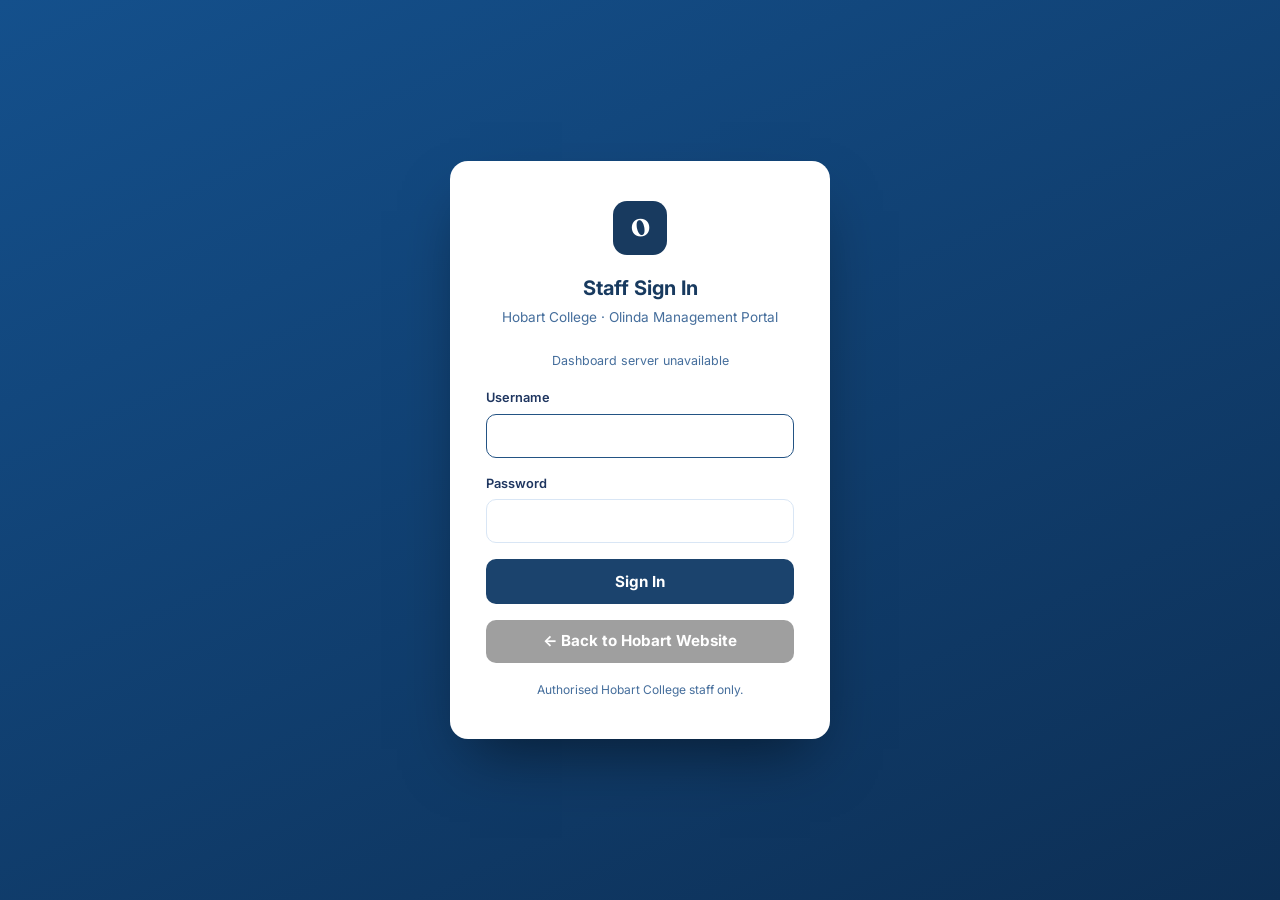
<file: frontend/dashboard/index.html>
<!DOCTYPE html>
<html lang="en">
<head>
  <meta charset="UTF-8">
  <meta name="viewport" content="width=device-width, initial-scale=1.0">
  <meta http-equiv="refresh" content="0; url=dashboard.html">
  <title>Olinda Dashboard</title>
</head>
<body>
  <p>Opening the Olinda dashboard...</p>
  <p><a href="dashboard.html">Continue to the dashboard</a></p>
</body>
</html>
</file>
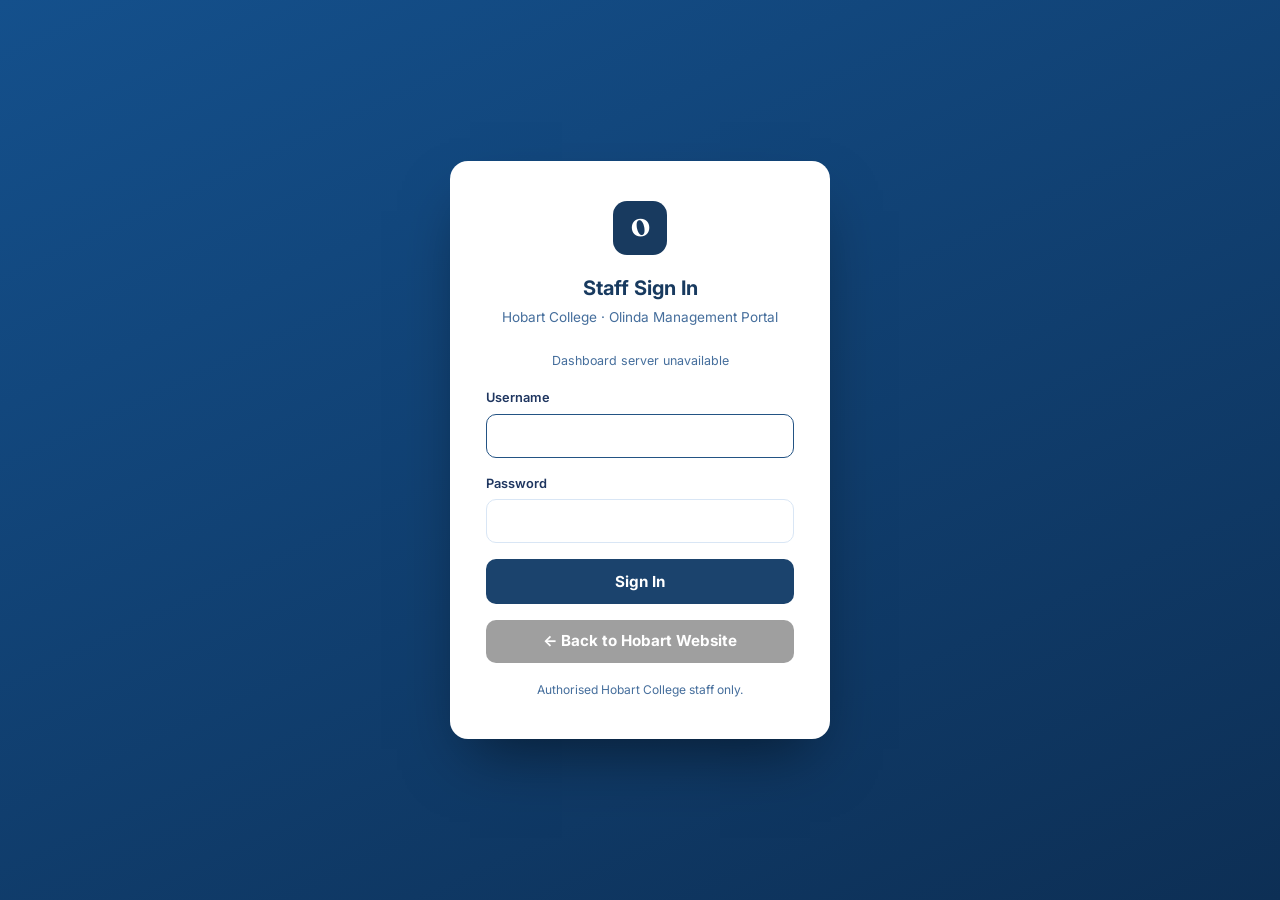
<file: frontend/dashboard/dashboard.html>
<!DOCTYPE html>
<html lang="en">
<head>
<meta charset="UTF-8">
<meta name="viewport" content="width=device-width, initial-scale=1.0">
<title>Hobart College — Olinda Management Dashboard</title>
<link rel="preconnect" href="https://fonts.googleapis.com">
<link rel="preconnect" href="https://fonts.gstatic.com" crossorigin>
<link href="https://fonts.googleapis.com/css2?family=Fraunces:wght@600;700&family=Inter:wght@400;500;600;700&family=IBM+Plex+Mono:wght@500;600&display=swap" rel="stylesheet">

<link rel="stylesheet" href="./styles/dashboard.css">
</head>
<body>

<!-- LOGIN OVERLAY -->
<div id="login-overlay">
  <form class="login-card" id="login-form" data-submit="doLogin">
    <div class="login-logo">O</div>
    <h1>Staff Sign In</h1>
    <p class="sub">Hobart College · Olinda Management Portal</p>
    <div id="server-status" style="text-align:center; color:var(--ink-soft); font-size:0.78rem; margin-bottom:18px;">Connecting to dashboard server...</div>
    <div id="login-error"></div>
    <label for="login-username">Username</label>
    <input type="text" id="login-username" autocomplete="username" required autofocus />
    <label for="login-password">Password</label>
    <input type="password" id="login-password" autocomplete="current-password" required />
    <button type="submit" id="login-btn">Sign In</button>
    <a href="/test_website.html" class="login-card-back-home">← Back to Hobart Website</a>
    <div class="login-foot">Authorised Hobart College staff only.</div>
  </form>
</div>

<header>
  <div class="brand">
    <div class="brand-logo">O</div>
    <div>
      <div class="brand-title">Hobart College Staff Dashboard</div>
      <div class="brand-sub">Olinda Knowledge & Advisory Management Portal</div>
    </div>
  </div>
  <div class="user-box">
    <span class="user-chip">
      <span class="user-avatar" id="user-avatar">?</span>
      <span class="user-name" id="user-name">—</span>
      <span id="role-badge" style="font-size:0.68rem; background:var(--gold); color:var(--navy); padding:1px 7px; border-radius:999px; font-weight:700;">Staff</span>
    </span>
    <a href="/test_website.html" style="color: var(--blue-100); text-decoration:none; font-size:0.88rem; font-weight:500;">← Website</a>
    <button class="logout-btn" data-action="logout">Log out</button>
  </div>
</header>

<div class="tabs-bar">
  <button class="tab-btn active" data-tab="analytics">📊 Analytics Overview</button>
  <button class="tab-btn" data-tab="unanswered">❓ Unanswered Queue <span class="tab-badge" id="badge-unanswered">0</span></button>
  <button class="tab-btn" data-tab="knowledge">📚 Knowledge Base Manager</button>
  <button class="tab-btn" id="tab-btn-staff" data-tab="staff" style="display:none;">👥 Manage Staff</button>
  <button class="tab-btn" data-tab="account">🔑 My Account</button>
</div>

<main>
  <!-- TAB 1: ANALYTICS OVERVIEW -->
  <div class="tab-content active" id="tab-analytics">
    <div class="stats-grid">
      <div class="stat-card">
        <div class="stat-label">Total Conversations Logged</div>
        <div class="stat-val" id="stat-messages">0</div>
      </div>
      <div class="stat-card">
        <div class="stat-label">Unanswered Questions</div>
        <div class="stat-val" id="stat-unanswered" style="color: var(--warning);">0</div>
      </div>
      <div class="stat-card">
        <div class="stat-label">Student Services Escalations</div>
        <div class="stat-val" id="stat-escalations">0</div>
      </div>
      <div class="stat-card">
        <div class="stat-label">Embedded Knowledge Chunks</div>
        <div class="stat-val" id="stat-chunks" style="color: var(--success);">0</div>
      </div>
    </div>

    <div class="section-card">
      <div class="section-title">System Status</div>
      <div class="section-desc">Olinda Dashboard Service operational. Dual database active (Supabase PostgreSQL pgvector / SQLite local).</div>
      <div>
        <span class="tag tag-info" id="dashboard-api-status">● Connecting to API...</span>
        <span class="tag tag-info">Port 8001</span>
      </div>
    </div>
  </div>

  <!-- TAB 2: UNANSWERED QUESTIONS QUEUE -->
  <div class="tab-content" id="tab-unanswered">
    <div class="section-card">
      <div class="section-title">Unanswered Student Questions</div>
      <div class="section-desc">When Olinda cannot answer a question with high confidence, it logs it here. Staff can type an official answer to instantly generate an embedding and train Olinda!</div>

      <div class="table-responsive">
        <table>
          <thead>
            <tr>
              <th>Date & Time</th>
              <th>Student Question</th>
              <th>Confidence Score</th>
              <th>Status</th>
              <th>Staff Action / Answer</th>
            </tr>
          </thead>
          <tbody id="unanswered-table-body">
            <tr><td colspan="5" style="text-align:center; color: var(--ink-soft);">Loading unanswered questions...</td></tr>
          </tbody>
        </table>
      </div>
    </div>
  </div>

  <!-- TAB 3: KNOWLEDGE BASE MANAGER -->
  <div class="tab-content" id="tab-knowledge">
    <div class="section-card">
      <div class="section-title">Add New Knowledge Document (PDF or Excel)</div>
      <div class="section-desc">Upload course guides, TASC standards, or timetables (.pdf, .xlsx, .xls, .csv). Olinda will automatically parse, chunk, embed, and store them.</div>

      <form id="file-upload-form" data-submit="handleFileUpload">
        <div class="upload-box" data-action="select-file">
          <div class="upload-icon">📄</div>
          <div style="font-weight:600; margin-bottom:4px;">Click or Drag PDF / Excel / CSV file here</div>
          <div style="font-size:0.8rem; color: var(--ink-soft);" id="file-selected-name">Supports .pdf, .xlsx, .csv, .txt</div>
          <input type="file" id="file-input" accept=".pdf,.xlsx,.csv,.txt" style="display:none;" data-action="file-change" />
        </div>
        
        <div style="display:flex; gap:12px; align-items:center;">
          <select id="doc-type-select" style="max-width:240px; margin-bottom:0;">
            <option value="course_guide">Course Guide</option>
            <option value="excel">Excel Schedule/List</option>
            <option value="faq">FAQ</option>
            <option value="tasc_standard">TASC Standard</option>
          </select>
          <button type="submit" class="btn btn-primary" id="upload-btn">Upload & Ingest Document</button>
        </div>
      </form>
    </div>

    <div class="section-card">
      <div class="section-title">Manual Text FAQ Ingestion</div>
      <div class="section-desc">Quickly paste a new rule, course requirement, or announcement to add it directly to Olinda's brain.</div>

      <form data-submit="handleTextIngest">
        <textarea id="manual-text" rows="4" placeholder="Enter rule or course info here... (e.g. Mathematics Methods Foundation Level 3 requires Year 10 Maths 5.3 standard.)" required></textarea>
        <button type="submit" class="btn btn-primary">Add to Knowledge Base</button>
      </form>
    </div>

    <div class="section-card">
      <div class="section-title">Active Embedded Knowledge Chunks</div>
      <div class="section-desc">Manage indexed course snippets and FAQ entries.</div>

      <div class="table-responsive">
        <table>
          <thead>
            <tr>
              <th>Content Snippet</th>
              <th>Doc Type</th>
              <th>Source File</th>
              <th>Added By</th>
              <th>Date Ingested</th>
              <th>Action</th>
            </tr>
          </thead>
          <tbody id="chunks-table-body">
            <tr><td colspan="6" style="text-align:center; color: var(--ink-soft);">Loading knowledge chunks...</td></tr>
          </tbody>
        </table>
      </div>
    </div>
  </div>

  <!-- TAB 4: MANAGE STAFF -->
  <div class="tab-content" id="tab-staff">
    <div class="section-card">
      <div class="section-title">Add a Staff Member</div>
      <div class="section-desc">Create a login for another Hobart College staff member. Display name is recorded against answered questions and added knowledge items.</div>

      <form data-submit="addStaff">
        <div style="display:grid; grid-template-columns: 1fr 1fr; gap:16px;">
          <div>
            <label style="display:block; font-size:0.8rem; font-weight:600; margin-bottom:6px;">Display Name</label>
            <input type="text" id="new-name" placeholder="e.g. Sanisha Shyangtan" required>
          </div>
          <div>
            <label style="display:block; font-size:0.8rem; font-weight:600; margin-bottom:6px;">Username</label>
            <input type="text" id="new-username" placeholder="letters &amp; numbers only, e.g. sanisha" required>
          </div>
        </div>
        <div style="display:grid; grid-template-columns: 1fr 1fr; gap:16px;">
          <div>
            <label style="display:block; font-size:0.8rem; font-weight:600; margin-bottom:6px;">Temporary Password (min 12 characters)</label>
            <input type="password" id="new-password" minlength="12" autocomplete="new-password" placeholder="They can change it later" required>
          </div>
          <div>
            <label style="display:block; font-size:0.8rem; font-weight:600; margin-bottom:6px;">Role</label>
            <select id="new-role">
              <option value="user" selected>Staff viewer (read access and own password)</option>
              <option value="admin">Admin (can manage staff)</option>
            </select>
          </div>
        </div>
        <button type="submit" class="btn btn-primary" id="add-staff-btn">Create Staff Login</button>
      </form>
    </div>

    <div class="section-card">
      <div class="section-title">Staff Accounts</div>
      <div class="section-desc">Everyone who can sign in to this dashboard.</div>

      <div class="table-responsive">
        <table>
          <thead>
            <tr>
              <th>Display Name</th>
              <th>Username</th>
              <th>Role</th>
              <th>Type</th>
              <th>Action</th>
            </tr>
          </thead>
          <tbody id="staff-table-body">
            <tr><td colspan="5" style="text-align:center; color: var(--ink-soft);">Loading staff...</td></tr>
          </tbody>
        </table>
      </div>
    </div>
  </div>

  <!-- TAB 5: MY ACCOUNT -->
  <div class="tab-content" id="tab-account">
    <div class="section-card">
      <div class="section-title">My Account</div>
      <div class="section-desc">Your profile information.</div>
      <table style="max-width:460px;">
        <tr><th style="width:140px;">Display Name</th><td id="me-name">—</td></tr>
        <tr><th>Username</th><td id="me-username" style="font-family:var(--font-mono);">—</td></tr>
        <tr><th>Role</th><td id="me-role">—</td></tr>
      </table>
    </div>

    <div class="section-card">
      <div class="section-title">Change My Password</div>
      <div class="section-desc">You can change your password by providing your current password first.</div>
      <div id="account-builtin-note" style="display:none; background:#FEF3C7; color:#92400E; padding:12px 14px; border-radius:8px; font-size:0.86rem;">
        This is a built-in account configured on the server (STAFF_USERS).
      </div>
      <form id="change-pw-form" data-submit="changePassword">
        <label style="display:block; font-size:0.8rem; font-weight:600; margin-bottom:6px;">Current Password</label>
        <input type="password" id="cur-password" autocomplete="current-password" required>
        <label style="display:block; font-size:0.8rem; font-weight:600; margin-bottom:6px;">New Password (min 12 characters)</label>
        <input type="password" id="new-my-password" minlength="12" autocomplete="new-password" required>
        <button type="submit" class="btn btn-primary" id="change-pw-btn">Update Password</button>
      </form>
    </div>
  </div>
</main>

<div id="toast">Operation completed successfully</div>

<script src="./scripts/core/api.js"></script>
<script src="./scripts/ui/shell.js"></script>
<script src="./scripts/features/staff.js"></script>
<script src="./scripts/features/analytics.js"></script>
<script src="./scripts/features/knowledge.js"></script>
<script src="./scripts/core/boot.js"></script>
</body>
</html>
</file>
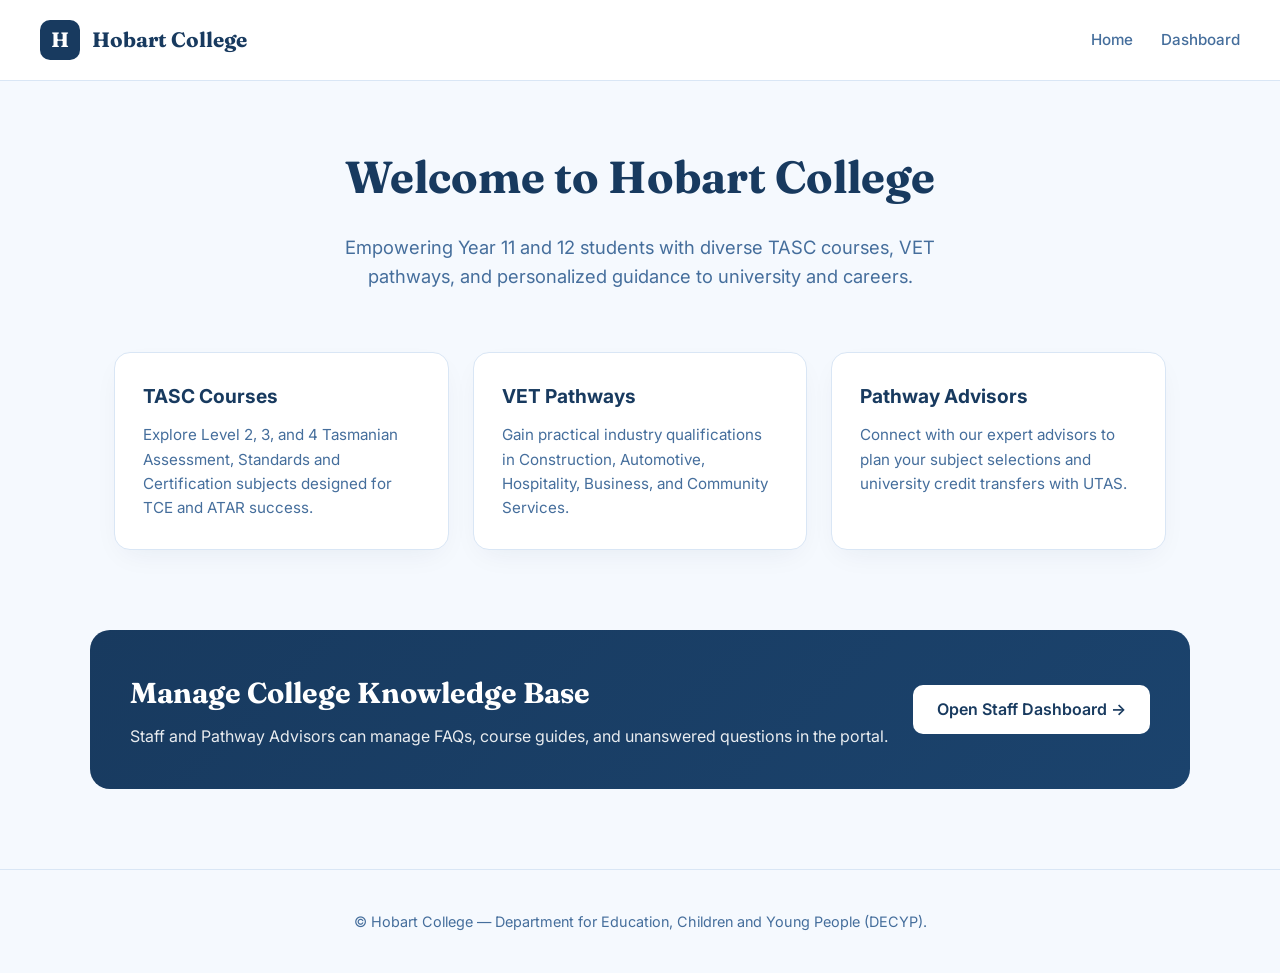
<file: frontend/dashboard/test_website.html>
<!DOCTYPE html>
<html lang="en">
<head>
<meta charset="UTF-8">
<meta name="viewport" content="width=device-width, initial-scale=1.0">
<title>Hobart College — Learning for the Future</title>
<link rel="preconnect" href="https://fonts.googleapis.com">
<link rel="preconnect" href="https://fonts.gstatic.com" crossorigin>
<link href="https://fonts.googleapis.com/css2?family=Fraunces:wght@600;700&family=Inter:wght@400;500;600;700&display=swap" rel="stylesheet">
<style>
    :root {
        /* Official Hobart College brand navy (Pantone 7686 C) */
        --navy: #1D4F91;
        --blue-700: #14508C;
        --blue-600: #1E6FD9;
        --blue-50: #F5F9FE;
        --ink: #1C2B3A;
        --ink-soft: #52667A;
        --line: #D9E6F5;

        --navy: #183a5f;
        --blue-700: #1b436d;
        --blue-600: #235384;
        --blue-400: #2a629d;
        --gold: #f29900;
        --ink: #1f3660;
        --ink-soft: #456e9c;
    }
  * { box-sizing: border-box; margin: 0; padding: 0; }
  body {
    font-family: 'Inter', sans-serif;
    color: var(--ink);
    background: var(--blue-50);
    line-height: 1.6;
  }
  header {
    background: #FFFFFF;
    border-bottom: 1px solid var(--line);
    padding: 20px 40px;
    display: flex;
    align-items: center;
    justify-content: space-between;
    position: sticky;
    top: 0;
    z-index: 10;
  }
  .logo {
    display: flex;
    align-items: center;
    gap: 12px;
    font-family: 'Fraunces', Georgia, serif;
    font-size: 1.3rem;
    font-weight: 700;
    color: var(--navy);
  }
  .logo-mark {
    width: 40px;
    height: 40px;
    background: var(--navy);
    color: #FFF;
    border-radius: 10px;
    display: flex;
    align-items: center;
    justify-content: center;
  }
  nav a {
    color: var(--ink-soft);
    text-decoration: none;
    font-weight: 500;
    margin-left: 24px;
    font-size: 0.95rem;
  }
  nav a:hover { color: var(--blue-700); }
  .hero {
    max-width: 1100px;
    margin: 60px auto;
    padding: 0 24px;
    text-align: center;
  }
  .hero h1 {
    font-family: 'Fraunces', Georgia, serif;
    font-size: 2.8rem;
    color: var(--navy);
    margin-bottom: 20px;
  }
  .hero p {
    font-size: 1.15rem;
    color: var(--ink-soft);
    max-width: 680px;
    margin: 0 auto 36px;
  }
  .cards-grid {
    display: grid;
    grid-template-columns: repeat(auto-fit, minmax(280px, 1fr));
    gap: 24px;
    max-width: 1100px;
    margin: 0 auto 80px;
    padding: 0 24px;
  }
  .card {
    background: #FFFFFF;
    border-radius: 16px;
    padding: 28px;
    border: 1px solid var(--line);
    box-shadow: 0 10px 30px -10px rgba(11,42,74,0.08);
  }
  .card h3 {
    font-size: 1.2rem;
    color: var(--navy);
    margin-bottom: 12px;
  }
  .card p {
    font-size: 0.95rem;
    color: var(--ink-soft);
  }
  .banner {
    background: linear-gradient(135deg, var(--navy), var(--blue-700));
    color: #FFF;
    padding: 40px;
    border-radius: 20px;
    max-width: 1100px;
    margin: 0 auto 80px;
    display: flex;
    align-items: center;
    justify-content: space-between;
  }
  .banner h2 { font-family: 'Fraunces', serif; font-size: 1.8rem; }
  .banner a {
    background: #FFF;
    color: var(--navy);
    padding: 12px 24px;
    border-radius: 10px;
    font-weight: 600;
    text-decoration: none;
  }
  footer {
    text-align: center;
    padding: 40px;
    color: var(--ink-soft);
    font-size: 0.9rem;
    border-top: 1px solid var(--line);
  }
</style>
</head>
<body>

<header>
  <div class="logo">
    <div class="logo-mark">H</div>
    Hobart College
  </div>
  <nav>
    <a href="/test_website.html">Home</a>
    <a href="/dashboard.html">Dashboard</a>
  </nav>
</header>

<main>
  <section class="hero">
    <h1>Welcome to Hobart College</h1>
    <p>Empowering Year 11 and 12 students with diverse TASC courses, VET pathways, and personalized guidance to university and careers.</p>
  </section>

  <div class="cards-grid">
    <div class="card">
      <h3>TASC Courses</h3>
      <p>Explore Level 2, 3, and 4 Tasmanian Assessment, Standards and Certification subjects designed for TCE and ATAR success.</p>
    </div>
    <div class="card">
      <h3>VET Pathways</h3>
      <p>Gain practical industry qualifications in Construction, Automotive, Hospitality, Business, and Community Services.</p>
    </div>
    <div class="card">
      <h3>Pathway Advisors</h3>
      <p>Connect with our expert advisors to plan your subject selections and university credit transfers with UTAS.</p>
    </div>
  </div>

  <div class="banner">
    <div>
      <h2>Manage College Knowledge Base</h2>
      <p style="margin-top:8px; opacity:0.9;">Staff and Pathway Advisors can manage FAQs, course guides, and unanswered questions in the portal.</p>
    </div>
    <a href="/dashboard.html">Open Staff Dashboard →</a>
  </div>
</main>

<footer>
  © Hobart College — Department for Education, Children and Young People (DECYP).
</footer>

<!-- EMBEDDED OLINDA CHATBOT WIDGET -->
<script
  src="https://olinda.rafistacks.dev/widget.js"
  data-backend="https://olinda-ai-backend-chatbot.onrender.com"
  data-college="Hobart College"
  data-auto-open="true"
></script>

</body>
</html>
</file>
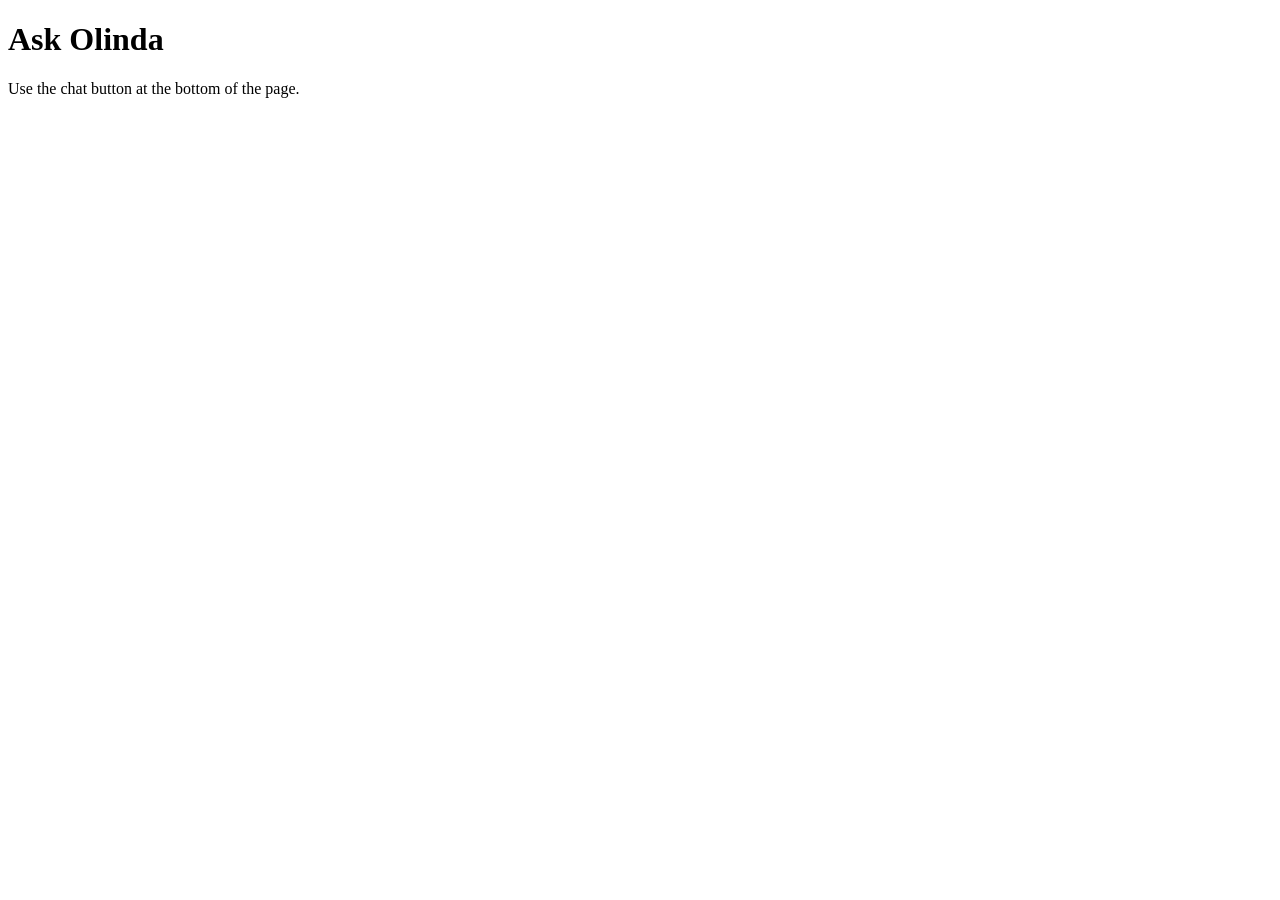
<file: integrations/examples/embed.html>
<!doctype html>
<html lang="en">
<head>
  <meta charset="UTF-8">
  <meta name="viewport" content="width=device-width, initial-scale=1">
  <title>Olinda embed example</title>
</head>
<body>
  <h1>Ask Olinda</h1>
  <p>Use the chat button at the bottom of the page.</p>
  <script defer
    src="https://olinda.rafistacks.dev/widget.js"
    data-backend="https://olinda-ai-backend-chatbot.onrender.com"
    data-name="Olinda"
    data-college="Hobart College"
    data-auto-open="false">
  </script>
</body>
</html>
</file>
<file: frontend/dashboard/styles/dashboard.css>
:root {
        /* Official Hobart College brand navy (Pantone 7686 C) */
        --navy: #1D4F91;
        --blue-700: #14508C;
        --blue-600: #1E6FD9;
        --blue-100: #E9F2FD;
        --blue-50: #F5F9FE;
        --ink: #1C2B3A;
        --ink-soft: #52667A;
        --line: #D9E6F5;
        --success: #2FAE73;
        --warning: #E09F3E;
        --danger: #D90429;
        --white: #FFFFFF;
        --font-display: 'Fraunces', Georgia, serif;
        --font-body: 'Inter', sans-serif;
        --font-mono: 'IBM Plex Mono', monospace;

        --navy: #183a5f;
        --blue-700: #1b436d;
        --blue-600: #235384;
        --blue-400: #2a629d;
        --gold: #f29900;
        --ink: #1f3660;
        --ink-soft: #456e9c;
    }

  * { box-sizing: border-box; margin: 0; padding: 0; }
  body {
    font-family: var(--font-body);
    background: var(--blue-50);
    color: var(--ink);
    line-height: 1.5;
  }

  /* Header */
  header {
    background: var(--navy);
    color: var(--white);
    padding: 16px 32px;
    display: flex;
    align-items: center;
    justify-content: space-between;
    box-shadow: 0 4px 20px rgba(11, 42, 74, 0.15);
  }
  .brand {
    display: flex;
    align-items: center;
    gap: 14px;
  }
  .brand-logo {
    width: 42px;
    height: 42px;
    background: var(--blue-600);
    border-radius: 10px;
    display: flex;
    align-items: center;
    justify-content: center;
    font-family: var(--font-display);
    font-size: 1.2rem;
    font-weight: 700;
  }
  .brand-title {
    font-size: 1.1rem;
    font-weight: 700;
  }
  .brand-sub {
    font-size: 0.78rem;
    color: var(--blue-100);
  }

  /* Navigation Tabs */
  .tabs-bar {
    background: var(--white);
    border-bottom: 1px solid var(--line);
    padding: 0 32px;
    display: flex;
    gap: 24px;
  }
  .tab-btn {
    padding: 16px 8px;
    background: none;
    border: none;
    border-bottom: 3px solid transparent;
    font-family: var(--font-body);
    font-size: 0.95rem;
    font-weight: 600;
    color: var(--ink-soft);
    cursor: pointer;
    display: flex;
    align-items: center;
    gap: 8px;
    transition: all 0.2s;
  }
  .tab-btn:hover { color: var(--blue-700); }
  .tab-btn.active {
    color: var(--blue-700);
    border-bottom-color: var(--blue-600);
  }
  .tab-badge {
    background: var(--warning);
    color: var(--white);
    font-size: 0.72rem;
    padding: 2px 8px;
    border-radius: 12px;
  }

  /* Main Content Layout */
  main {
    max-width: 1200px;
    margin: 32px auto;
    padding: 0 24px;
  }
  .tab-content { display: none; }
  .tab-content.active { display: block; }

  /* Stats Grid */
  .stats-grid {
    display: grid;
    grid-template-columns: repeat(auto-fit, minmax(240px, 1fr));
    gap: 20px;
    margin-bottom: 32px;
  }
  .stat-card {
    background: var(--white);
    border: 1px solid var(--line);
    border-radius: 16px;
    padding: 24px;
    box-shadow: 0 4px 16px rgba(11, 42, 74, 0.04);
  }
  .stat-label {
    font-size: 0.82rem;
    font-weight: 600;
    text-transform: uppercase;
    letter-spacing: 0.05em;
    color: var(--ink-soft);
    margin-bottom: 8px;
  }
  .stat-val {
    font-size: 2.2rem;
    font-weight: 700;
    color: var(--navy);
  }

  /* Cards & Sections */
  .section-card {
    background: var(--white);
    border: 1px solid var(--line);
    border-radius: 16px;
    padding: 28px;
    margin-bottom: 32px;
    box-shadow: 0 4px 16px rgba(11, 42, 74, 0.04);
  }
  .section-title {
    font-size: 1.2rem;
    font-weight: 700;
    color: var(--navy);
    margin-bottom: 8px;
  }
  .section-desc {
    font-size: 0.9rem;
    color: var(--ink-soft);
    margin-bottom: 20px;
  }

  /* Tables & Lists */
  .table-responsive { overflow-x: auto; }
  table {
    width: 100%;
    border-collapse: collapse;
    font-size: 0.9rem;
  }
  th {
    background: var(--blue-50);
    text-align: left;
    padding: 12px 16px;
    font-weight: 600;
    color: var(--ink-soft);
    border-bottom: 1px solid var(--line);
  }
  td {
    padding: 14px 16px;
    border-bottom: 1px solid var(--line);
    vertical-align: top;
  }
  tr:hover td { background: #FAFCFE; }

  /* Tags */
  .tag {
    display: inline-block;
    padding: 4px 10px;
    border-radius: 6px;
    font-size: 0.78rem;
    font-weight: 600;
  }
  .tag-warning { background: #FEF3C7; color: #92400E; }
  .tag-success { background: #D1FAE5; color: #065F46; }
  .tag-info { background: var(--blue-100); color: var(--blue-700); }

  /* Form Elements */
  input[type="text"], textarea, select {
    width: 100%;
    padding: 12px 16px;
    border: 1px solid var(--line);
    border-radius: 10px;
    font-family: var(--font-body);
    font-size: 0.9rem;
    margin-bottom: 16px;
    outline: none;
    transition: border 0.2s;
  }
  input[type="text"]:focus, textarea:focus, select:focus {
    border-color: var(--blue-600);
  }
  .btn {
    padding: 12px 20px;
    border-radius: 10px;
    font-weight: 600;
    font-size: 0.9rem;
    border: none;
    cursor: pointer;
    transition: background 0.2s;
  }
  .btn-primary { background: var(--blue-700); color: var(--white); }
  .btn-primary:hover { background: var(--navy); }
  .btn-danger { background: #FEE2E2; color: var(--danger); }
  .btn-danger:hover { background: var(--danger); color: var(--white); }

  /* Upload Drag Drop Area */
  .upload-box {
    border: 2px dashed var(--blue-600);
    background: var(--blue-50);
    border-radius: 14px;
    padding: 32px;
    text-align: center;
    cursor: pointer;
    margin-bottom: 20px;
    transition: background 0.2s;
  }
  .upload-box:hover { background: #EBF3FC; }
  .upload-icon { font-size: 2rem; margin-bottom: 8px; }

  /* Logged-in staff badge + logout in header */
  .user-box { display:flex; align-items:center; gap:14px; }
  .user-chip {
    display:flex; align-items:center; gap:8px;
    background: rgba(255,255,255,0.12);
    padding: 7px 12px; border-radius: 999px; font-size: 0.85rem;
  }
  .user-avatar {
    width:26px; height:26px; border-radius:50%;
    background: var(--blue-600); color:#fff;
    display:flex; align-items:center; justify-content:center;
    font-weight:700; font-size:0.8rem;
  }
  .user-name { font-weight:600; }
  .logout-btn {
    background: rgba(255,255,255,0.16); color:#fff; border:none;
    padding: 7px 14px; border-radius: 999px; font-size:0.82rem; font-weight:600;
    cursor:pointer; font-family: var(--font-body);
  }
  .logout-btn:hover { background: rgba(255,255,255,0.28); }

  .attribution {
    font-size: 0.76rem; color: var(--ink-soft); margin-top: 4px;
  }
  .attribution strong { color: var(--blue-700); }

  /* Login overlay */
  #login-overlay {
    position: fixed; inset: 0; z-index: 2000;
    background: linear-gradient(155deg, #14508C, #0D2F55);
    display: flex; align-items: center; justify-content: center;
    padding: 20px;
  }
  #login-overlay.hidden { display: none; }
  .login-card {
    background: var(--white); border-radius: 18px; padding: 40px 36px;
    width: 100%; max-width: 380px;
    box-shadow: 0 30px 60px -20px rgba(0,0,0,0.5);
  }
  .login-logo {
    width: 54px; height: 54px; border-radius: 14px;
    background: var(--navy); color:#fff; display:flex; align-items:center; justify-content:center;
    font-family: var(--font-display); font-weight:700; font-size:1.5rem; margin: 0 auto 18px;
  }
  .login-card h1 { font-size: 1.25rem; color: var(--navy); text-align:center; margin-bottom: 4px; }
  .login-card p.sub { font-size: 0.85rem; color: var(--ink-soft); text-align:center; margin-bottom: 24px; }
  .login-card label { display:block; font-size:0.8rem; font-weight:600; color: var(--ink); margin-bottom:6px; }
  .login-card input {
    width:100%; padding:12px 14px; border:1px solid var(--line); border-radius:10px;
    font-family: var(--font-body); font-size:0.92rem; margin-bottom:16px; outline:none;
  }
  .login-card input:focus { border-color: var(--blue-600); }
  .login-card button {
    width:100%; padding:13px; background: var(--blue-700); color:#fff; border:none;
    border-radius:10px; font-weight:700; font-size:0.95rem; cursor:pointer; font-family: var(--font-body);
  }
  .login-card-back-home {
    display: block; margin: 16px auto 0; padding: 10px; background: rgba(150, 150, 150, 0.911); color:#fff; border:none;
    border-radius:10px; text-align: center; font-weight:700; font-size:0.95rem; cursor:pointer; font-family: var(--font-body);
    text-decoration: none;
  }
  .login-card-back-home:hover { background: rgb(156, 156, 156); }

  .login-card button:hover { background: var(--navy); }
  .login-card button:disabled { opacity:0.6; cursor:not-allowed; }
  #login-error {
    display:none; background:#FEE2E2; color:#991B1B; font-size:0.82rem;
    padding:10px 12px; border-radius:8px; margin-bottom:16px;
  }
  .login-foot { text-align:center; font-size:0.75rem; color: var(--ink-soft); margin-top:18px; }

  /* Notification Alert */
  #toast {
    position: fixed;
    top: 20px;
    right: 20px;
    background: var(--navy);
    color: var(--white);
    padding: 14px 20px;
    border-radius: 10px;
    font-weight: 500;
    box-shadow: 0 10px 25px rgba(0,0,0,0.2);
    display: none;
    z-index: 1000;
  }
</file>
